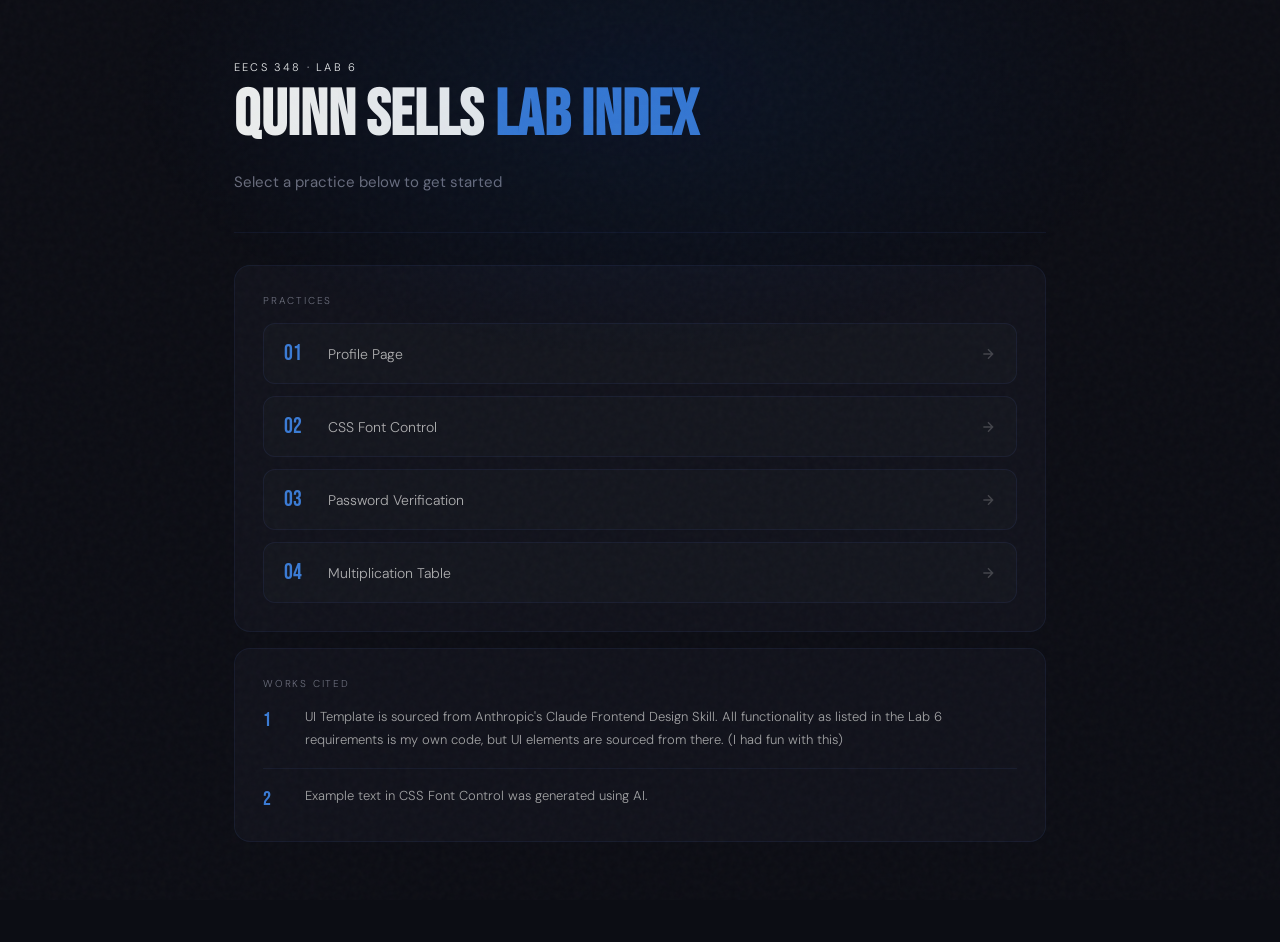
<file: index.html>
<!--Quinn Sells-->
<!--EECS 348 - Lab 6 - Web Programming-->
<!--Professor Saedian-->
<!--Submitted on March 23rd, 2026-->

<!DOCTYPE html>
<html lang="en">
<head>
  <meta charset="UTF-8" />
  <meta name="viewport" content="width=device-width, initial-scale=1.0"/>
  <title>Quinn Sells EECS People Index</title>
  <link href="https://fonts.googleapis.com/css2?family=Bebas+Neue&family=DM+Sans:ital,wght@0,300;0,400;0,500;1,300&display=swap" rel="stylesheet"/>
  <link rel="stylesheet" href="style.css">
  <style>
    .nav-title {
      font-family: 'Bebas Neue', sans-serif;
      font-size: clamp(36px, 8vw, 64px);
      line-height: 1;
      letter-spacing: 0.01em;
      margin-bottom: 8px;
    }

    .nav-title span { color: #3a7bd5; }

    .nav-links {
      display: flex;
      flex-direction: column;
      gap: 12px;
      margin-top: 8px;
    }

    .nav-link {
      display: flex;
      align-items: center;
      gap: 16px;
      padding: 16px 20px;
      background: rgba(255,255,255,0.02);
      border: 1px solid rgba(80,110,200,0.10);
      border-radius: 12px;
      text-decoration: none;
      color: rgba(240,240,238,0.7);
      font-size: 14px;
      font-family: 'DM Sans', sans-serif;
      transition: border-color 0.2s, color 0.2s, background 0.2s;
    }

    .nav-link:hover {
      border-color: rgba(232,200,74,0.35);
      color: #e8c84a;
      background: rgba(232,200,74,0.04);
    }

    .nav-link-number {
      font-family: 'Bebas Neue', sans-serif;
      font-size: 22px;
      color: #3a7bd5;
      min-width: 28px;
    }

    .nav-link-label { flex: 1; }

    .nav-link-arrow {
      opacity: 0.3;
      transition: opacity 0.2s, transform 0.2s;
    }

    .nav-link:hover .nav-link-arrow {
      opacity: 1;
      transform: translateX(4px);
    }

    /* ── WORKS CITED ── */
    .citations {
      display: flex;
      flex-direction: column;
      gap: 16px;
    }

    .citation {
      display: grid;
      grid-template-columns: 28px 1fr;
      gap: 14px;
      align-items: start;
      padding-bottom: 16px;
      border-bottom: 1px solid rgba(80,110,200,0.10);
    }

    .citation:last-child {
      border-bottom: none;
      padding-bottom: 0;
    }

    .citation-number {
      font-family: 'Bebas Neue', sans-serif;
      font-size: 20px;
      color: #3a7bd5;
      line-height: 1.4;
    }

    .citation-text {
      font-size: 13px;
      line-height: 1.75;
      color: rgba(240,240,238,0.65);
    }

    .citation-text em {
      color: #e8c84a;
      font-style: italic;
    }
  </style>
</head>
<body>
  <div class="page">

    <!-- HEADER -->
    <div class="hero" style="grid-template-columns: 1fr; padding-bottom: 40px;">
      <div class="hero-meta">
        <span class="eyebrow">EECS 348 · Lab 6</span>
        <h1 class="nav-title">Quinn Sells <span>Lab Index</span></h1>
        <p class="hero-role">Select a practice below to get started</p>
      </div>
    </div>

    <!-- CARD GRID -->
    <div class="grid" style="margin-top: 32px;">

      <!-- PRACTICES -->
      <div class="card card--wide">
        <p class="card-label">Practices</p>
        <div class="nav-links">

          <a href="practice1.html" class="nav-link">
            <span class="nav-link-number">01</span>
            <span class="nav-link-label">Profile Page</span>
            <svg class="nav-link-arrow" width="16" height="16" viewBox="0 0 24 24" fill="none" stroke="currentColor" stroke-width="2">
              <path d="M5 12h14M12 5l7 7-7 7"/>
            </svg>
          </a>

          <a href="practice2.html" class="nav-link">
            <span class="nav-link-number">02</span>
            <span class="nav-link-label">CSS Font Control</span>
            <svg class="nav-link-arrow" width="16" height="16" viewBox="0 0 24 24" fill="none" stroke="currentColor" stroke-width="2">
              <path d="M5 12h14M12 5l7 7-7 7"/>
            </svg>
          </a>

          <a href="practice3.html" class="nav-link">
            <span class="nav-link-number">03</span>
            <span class="nav-link-label">Password Verification</span>
            <svg class="nav-link-arrow" width="16" height="16" viewBox="0 0 24 24" fill="none" stroke="currentColor" stroke-width="2">
              <path d="M5 12h14M12 5l7 7-7 7"/>
            </svg>
          </a>

          <a href="practice4.html" class="nav-link">
            <span class="nav-link-number">04</span>
            <span class="nav-link-label">Multiplication Table</span>
            <svg class="nav-link-arrow" width="16" height="16" viewBox="0 0 24 24" fill="none" stroke="currentColor" stroke-width="2">
              <path d="M5 12h14M12 5l7 7-7 7"/>
            </svg>
          </a>

        </div>
      </div>

      <!-- WORKS CITED -->
      <div class="card card--wide">
        <p class="card-label">Works Cited</p>
        <div class="citations">

          <div class="citation">
            <span class="citation-number">1</span>
            <p class="citation-text">UI Template is sourced from Anthropic's Claude Frontend Design Skill.
                                     All functionality as listed in the Lab 6 requirements is my own code,
                                      but UI elements are sourced from there. (I had fun with this)</p>
          </div>

          <div class="citation">
            <span class="citation-number">2</span>
            <p class="citation-text">Example text in CSS Font Control was generated using AI.</p>
          </div>

        </div>
      </div>

    </div>
  </div>
</body>
</html>
</file>
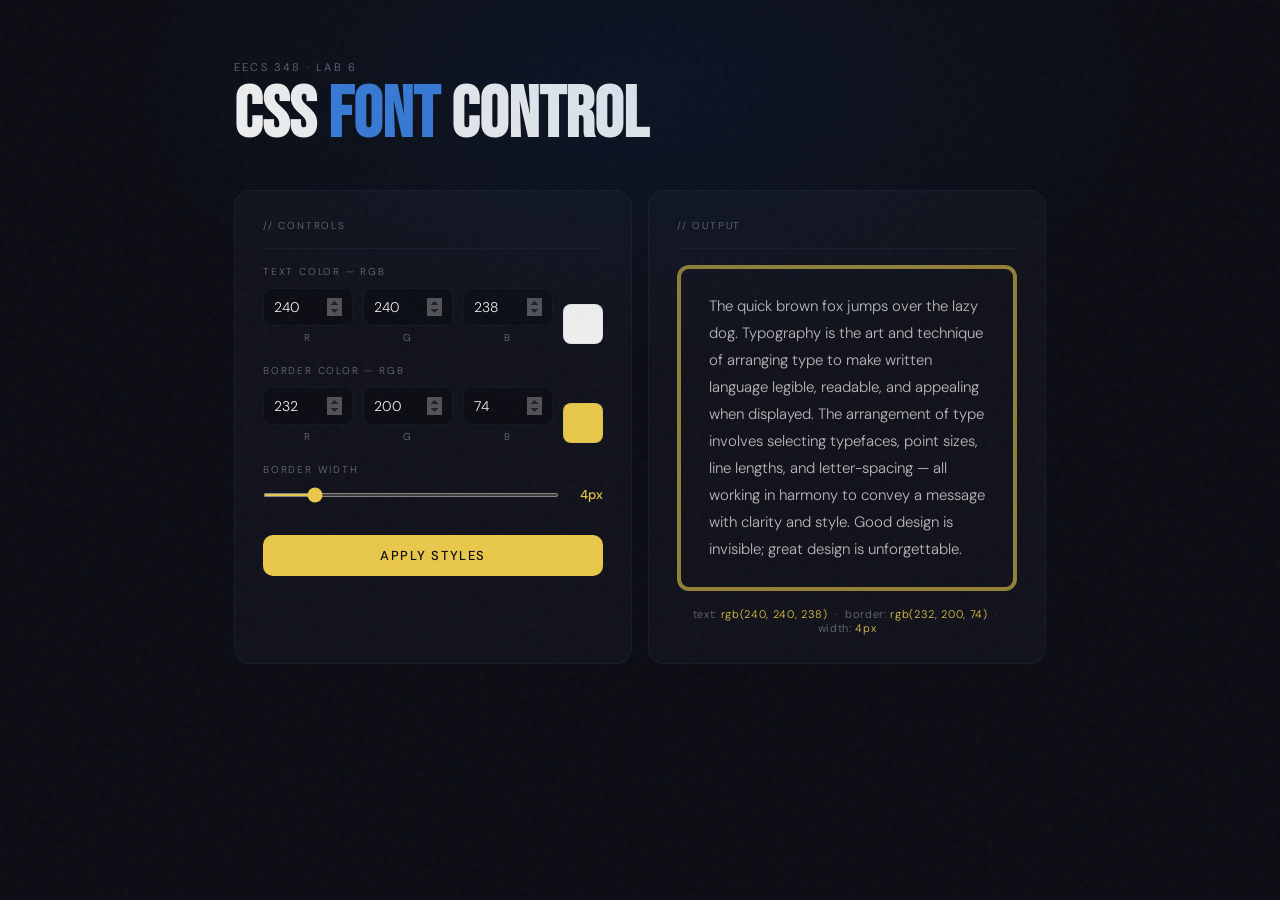
<file: practice2.html>
<!DOCTYPE html>
<html lang="en">
<head>
  <meta charset="UTF-8" />
  <meta name="viewport" content="width=device-width, initial-scale=1.0"/>
  <title>Practice 2 – CSS Font Control</title>
  <link href="https://fonts.googleapis.com/css2?family=DM+Sans:wght@300;400;500&family=Bebas+Neue&display=swap" rel="stylesheet"/>
  <link rel="stylesheet" href="style.css"/>
  <style>
    .practice-eyebrow {
      font-size: 11px;
      letter-spacing: 0.2em;
      text-transform: uppercase;
      color: var(--muted);
      margin-bottom: 8px;
    }

    .practice-title {
      font-family: 'Bebas Neue', sans-serif;
      font-size: clamp(42px, 8vw, 72px);
      line-height: 0.95;
      color: var(--text);
      margin-bottom: 40px;
    }

    .practice-title span { color: #3a7bd5; }

    .rgb-row {
      display: grid;
      grid-template-columns: 1fr 1fr 1fr auto;
      gap: 10px;
      align-items: end;
    }

    .rgb-field {
      display: flex;
      flex-direction: column;
      gap: 5px;
    }

    .rgb-field span {
      font-size: 10px;
      letter-spacing: 0.15em;
      text-transform: uppercase;
      color: var(--muted);
      text-align: center;
    }

    input[type="number"] {
      background: var(--bg);
      border: 1px solid var(--border);
      border-radius: 8px;
      color: var(--text);
      font-family: 'DM Sans', sans-serif;
      font-size: 14px;
      font-weight: 300;
      padding: 9px 10px;
      width: 100%;
      outline: none;
      transition: border-color 0.2s;
    }

    input[type="number"]:focus { border-color: rgba(232,200,74,0.5); }
    input[type="number"]::-webkit-inner-spin-button { opacity: 0.3; }

    .swatch {
      width: 40px;
      height: 40px;
      border-radius: 8px;
      border: 1px solid var(--border);
      flex-shrink: 0;
      transition: background 0.25s;
    }

    .range-row {
      display: flex;
      align-items: center;
      gap: 12px;
    }

    input[type="range"] {
      flex: 1;
      accent-color: var(--accent);
      cursor: pointer;
      height: 4px;
    }

    .range-value {
      font-size: 13px;
      color: var(--accent);
      min-width: 32px;
      text-align: right;
      font-weight: 500;
    }

    .apply-btn {
      margin-top: 8px;
      background: var(--accent);
      color: #0c0d14;
      border: none;
      border-radius: 10px;
      font-family: 'DM Sans', sans-serif;
      font-size: 13px;
      font-weight: 500;
      letter-spacing: 0.12em;
      text-transform: uppercase;
      padding: 12px 24px;
      cursor: pointer;
      width: 100%;
      transition: opacity 0.15s, transform 0.1s;
    }

    .apply-btn:hover  { opacity: 0.85; }
    .apply-btn:active { transform: scale(0.98); }

    #demo-paragraph {
      font-size: 15px;
      line-height: 1.8;
      color: rgba(240,240,238,0.75);
      border: 4px solid rgba(232,200,74,0.6);
      border-radius: 12px;
      padding: 24px 28px;
      transition: color 0.4s, border-color 0.4s, border-width 0.3s;
    }

    .readout {
      font-size: 11px;
      color: var(--muted);
      letter-spacing: 0.06em;
      text-align: center;
      margin-top: 8px;
    }

    .readout span { color: var(--accent); }

    .divider {
      height: 1px;
      background: var(--border);
      margin: 8px 0 16px;
    }
  </style>
</head>
<body>
  <div class="page">

    <p class="practice-eyebrow">EECS 348 · Lab 6</p>
    <h1 class="practice-title">CSS <span>Font</span> Control</h1>

    <div class="grid">

      <div class="card">
        <p class="card-label">// Controls</p>
        <div class="divider"></div>

        <div style="margin-bottom: 20px;">
          <p class="card-label" style="margin-bottom: 10px;">Text Color — RGB</p>
          <div class="rgb-row">
            <div class="rgb-field">
              <input type="number" id="text-r" min="0" max="255" value="240" oninput="updateTextSwatch()"/>
              <span>R</span>
            </div>
            <div class="rgb-field">
              <input type="number" id="text-g" min="0" max="255" value="240" oninput="updateTextSwatch()"/>
              <span>G</span>
            </div>
            <div class="rgb-field">
              <input type="number" id="text-b" min="0" max="255" value="238" oninput="updateTextSwatch()"/>
              <span>B</span>
            </div>
            <div class="swatch" id="text-swatch" style="background: rgb(240,240,238)"></div>
          </div>
        </div>

        <div style="margin-bottom: 20px;">
          <p class="card-label" style="margin-bottom: 10px;">Border Color — RGB</p>
          <div class="rgb-row">
            <div class="rgb-field">
              <input type="number" id="border-r" min="0" max="255" value="232" oninput="updateBorderSwatch()"/>
              <span>R</span>
            </div>
            <div class="rgb-field">
              <input type="number" id="border-g" min="0" max="255" value="200" oninput="updateBorderSwatch()"/>
              <span>G</span>
            </div>
            <div class="rgb-field">
              <input type="number" id="border-b" min="0" max="255" value="74" oninput="updateBorderSwatch()"/>
              <span>B</span>
            </div>
            <div class="swatch" id="border-swatch" style="background: rgb(232,200,74)"></div>
          </div>
        </div>

        <div style="margin-bottom: 24px;">
          <p class="card-label" style="margin-bottom: 10px;">Border Width</p>
          <div class="range-row">
            <input type="range" id="border-width" min="1" max="20" value="4" oninput="updateWidthLabel()"/>
            <span class="range-value" id="width-label">4px</span>
          </div>
        </div>

        <button class="apply-btn" onclick="applyStyles()">Apply Styles</button>
      </div>

      <!-- Paragraph  -->
      <div class="card">
        <p class="card-label">// Output</p>
        <div class="divider"></div>
        <p id="demo-paragraph">
          The quick brown fox jumps over the lazy dog. Typography is the art and technique of arranging type to make written language legible, readable, and appealing when displayed. The arrangement of type involves selecting typefaces, point sizes, line lengths, and letter-spacing — all working in harmony to convey a message with clarity and style. Good design is invisible; great design is unforgettable.
          <!--Above Example Text was generated using AI.-->
        </p>
        <p class="readout" id="readout" style="margin-top: 16px;">
          text: <span>rgb(240, 240, 238)</span> &nbsp;·&nbsp;
          border: <span>rgb(232, 200, 74)</span> &nbsp;·&nbsp;
          width: <span>4px</span>
        </p>
      </div>

    </div>
  </div>

  <script>
    function clamp(v) {
      const n = parseInt(v);
      return isNaN(n) ? 0 : Math.max(0, Math.min(255, n));
    }
    function updateTextSwatch() {
      const r = clamp(document.getElementById('text-r').value);
      const g = clamp(document.getElementById('text-g').value);
      const b = clamp(document.getElementById('text-b').value);
      document.getElementById('text-swatch').style.background = `rgb(${r},${g},${b})`;
    }
    function updateBorderSwatch() {
      const r = clamp(document.getElementById('border-r').value);
      const g = clamp(document.getElementById('border-g').value);
      const b = clamp(document.getElementById('border-b').value);
      document.getElementById('border-swatch').style.background = `rgb(${r},${g},${b})`;
    }
    function updateWidthLabel() {
      const w = document.getElementById('border-width').value;
      document.getElementById('width-label').textContent = w + 'px';
    }
    function applyStyles() {
      const tr = clamp(document.getElementById('text-r').value);
      const tg = clamp(document.getElementById('text-g').value);
      const tb = clamp(document.getElementById('text-b').value);
      const br = clamp(document.getElementById('border-r').value);
      const bg = clamp(document.getElementById('border-g').value);
      const bb = clamp(document.getElementById('border-b').value);
      const bw = document.getElementById('border-width').value;
      const para = document.getElementById('demo-paragraph');
      para.style.color       = `rgb(${tr}, ${tg}, ${tb})`;
      para.style.borderColor = `rgb(${br}, ${bg}, ${bb})`;
      para.style.borderWidth = bw + 'px';
      document.getElementById('readout').innerHTML =
        `text: <span>rgb(${tr}, ${tg}, ${tb})</span> &nbsp;·&nbsp; ` +
        `border: <span>rgb(${br}, ${bg}, ${bb})</span> &nbsp;·&nbsp; ` +
        `width: <span>${bw}px</span>`;
    }
  </script>
</body>
</html>
</file>
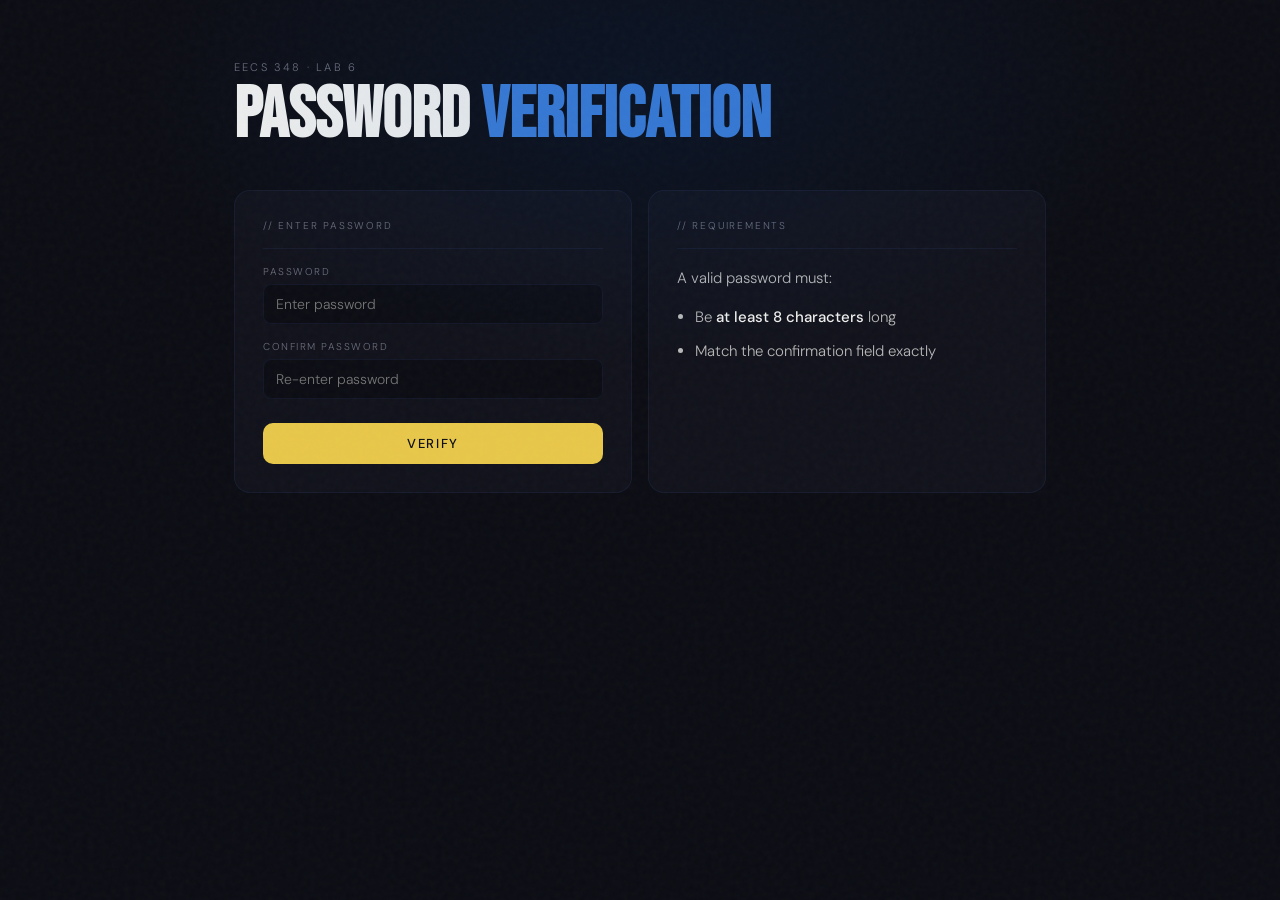
<file: practice3.html>
<!DOCTYPE html>
<html lang="en">
<head>
  <meta charset="UTF-8" />
  <meta name="viewport" content="width=device-width, initial-scale=1.0"/>
  <title>Practice 3 – Password Verification</title>
  <link href="https://fonts.googleapis.com/css2?family=DM+Sans:wght@300;400;500&family=Bebas+Neue&display=swap" rel="stylesheet"/>
  <link rel="stylesheet" href="style.css"/>
  <style>
        .practice-eyebrow {
      font-size: 11px;
      letter-spacing: 0.2em;
      text-transform: uppercase;
      color: var(--muted);
      margin-bottom: 8px;
    }

    .practice-title {
      font-family: 'Bebas Neue', sans-serif;
      font-size: clamp(42px, 8vw, 72px);
      line-height: 0.95;
      color: var(--text);
      margin-bottom: 40px;
    }

    .practice-title span { color: #3a7bd5; }

    .divider {
      height: 1px;
      background: var(--border);
      margin: 8px 0 16px;
    }

    /* ── Inputs ── */
    .field {
      display: flex;
      flex-direction: column;
      gap: 6px;
      margin-bottom: 16px;
    }

    .field label {
      font-size: 10px;
      letter-spacing: 0.15em;
      text-transform: uppercase;
      color: var(--muted);
    }

    input[type="password"] {
      background: var(--bg);
      border: 1px solid var(--border);
      border-radius: 8px;
      color: var(--text);
      font-family: 'DM Sans', sans-serif;
      font-size: 14px;
      font-weight: 300;
      padding: 10px 12px;
      width: 100%;
      outline: none;
      transition: border-color 0.2s;
    }

    input[type="password"]:focus {
      border-color: rgba(232,200,74,0.5);
    }

    /* ── Button ── */
    .apply-btn {
      margin-top: 8px;
      background: var(--accent);
      color: #0c0d14;
      border: none;
      border-radius: 10px;
      font-family: 'DM Sans', sans-serif;
      font-size: 13px;
      font-weight: 500;
      letter-spacing: 0.12em;
      text-transform: uppercase;
      padding: 12px 24px;
      cursor: pointer;
      width: 100%;
      transition: opacity 0.15s, transform 0.1s;
    }

    .apply-btn:hover  { opacity: 0.85; }
    .apply-btn:active { transform: scale(0.98); }

    /* ── Result message ── */
    #result {
      margin-top: 16px;
      font-size: 13px;
      min-height: 20px;
      text-align: center;
      letter-spacing: 0.04em;
      transition: color 0.2s;
    }

    #result.success { color: #4caf82; }
    #result.error   { color: var(--accent2); }

    body { background: #0c0d14; }
  </style>
</head>
<body>
  <div class="page">

    <p class="practice-eyebrow">EECS 348 · Lab 6</p>
    <h1 class="practice-title">Password <span>Verification</span></h1>

    <div class="grid">

      <!-- Input card -->
      <div class="card">
        <p class="card-label">// Enter Password</p>
        <div class="divider"></div>

        <div class="field">
          <label for="pw1">Password</label>
          <input type="password" id="pw1" placeholder="Enter password"/>
        </div>

        <div class="field">
          <label for="pw2">Confirm Password</label>
          <input type="password" id="pw2" placeholder="Re-enter password"/>
        </div>

        <button class="apply-btn" onclick="checkPasswords()">Verify</button>

        <p id="rslt"></p>
      </div>

      <!-- Info card -->
      <div class="card">
        <p class="card-label">// Requirements</p>
        <div class="divider"></div>
        <div class="about-text">
          <p style="margin-bottom: 12px;">A valid password must:</p>
          <ul style="padding-left: 1.2em; display: flex; flex-direction: column; gap: 8px;">
            <li>Be <strong>at least 8 characters</strong> long</li>
            <li>Match the confirmation field exactly</li>
          </ul>
        </div>
      </div>

    </div>
  </div>
  <script src="password.js"></script>
</body>
</html>
</file>
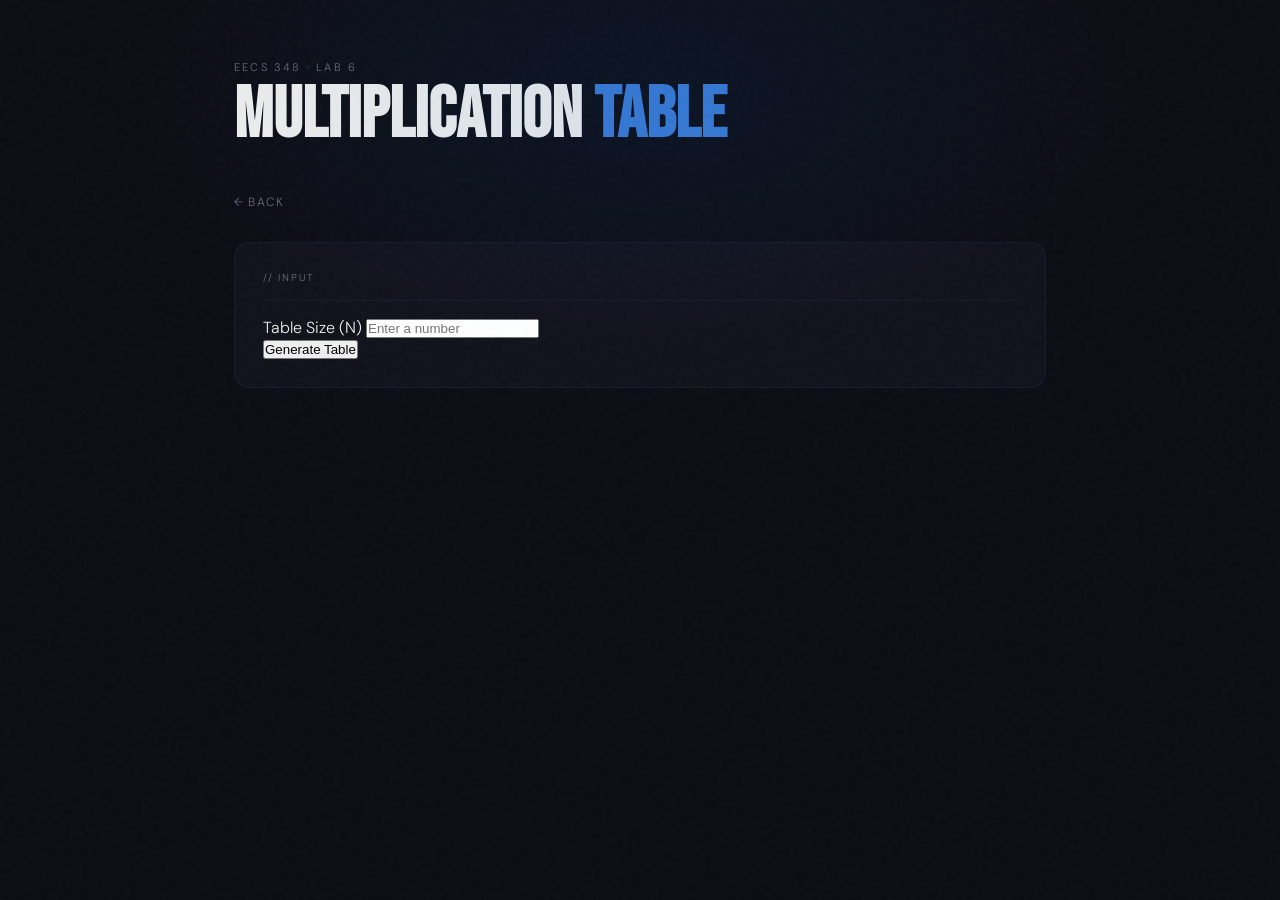
<file: practice4.html>
<!DOCTYPE html>
<html lang="en">
<head>
  <meta charset="UTF-8" />
  <meta name="viewport" content="width=device-width, initial-scale=1.0"/>
  <title>Practice 4 – Multiplication Table</title>
  <link href="https://fonts.googleapis.com/css2?family=DM+Sans:wght@300;400;500&family=Bebas+Neue&display=swap" rel="stylesheet"/>
  <link rel="stylesheet" href="style.css"/>
  <style>
    .practice-eyebrow {
      font-size: 11px;
      letter-spacing: 0.2em;
      text-transform: uppercase;
      color: var(--muted);
      margin-bottom: 8px;
    }

    .practice-title {
      font-family: 'Bebas Neue', sans-serif;
      font-size: clamp(42px, 8vw, 72px);
      line-height: 0.95;
      color: var(--text);
      margin-bottom: 40px;
    }

    .practice-title span { color: #3a7bd5; }

    .divider {
      height: 1px;
      background: var(--border);
      margin: 8px 0 16px;
    }

    .back-btn {
      display: inline-block;
      margin-bottom: 32px;
      font-size: 12px;
      letter-spacing: 0.1em;
      text-transform: uppercase;
      color: var(--muted);
      text-decoration: none;
      transition: color 0.2s;
    }

    .back-btn:hover { color: var(--accent); }

    .table-wrap { overflow-x: auto; }

    table {
      border-collapse: collapse;
      width: 100%;
      font-size: 13px;
    }

    th, td {
      padding: 8px 12px;
      text-align: center;
      border: 1px solid var(--border);
    }

    th {
      background: rgba(255,255,255,0.04);
      color: var(--accent);
      font-weight: 500;
      letter-spacing: 0.08em;
    }

    td { color: rgba(240,240,238,0.7); }

    tr:hover td {
      background: rgba(255,255,255,0.02);
      color: var(--text);
    }

    .error-msg {
      font-size: 14px;
      color: #c0152a;
    }

    body { background: #0c0d14; }
  </style>
</head>
<body>
  <div class="page">

    <p class="practice-eyebrow">EECS 348 · Lab 6</p>
    <h1 class="practice-title">Multiplication <span>Table</span></h1>

    <a href="index.html" class="back-btn">← Back</a>

    <div class="card card--wide">
      <p class="card-label">// Input</p>
      <div class="divider"></div>
      <div class="table-wrap">

        <form method="GET" action="multiplication.php">
          <div class="field">
            <label for="number">Table Size (N)</label>
            <input type="number" id="number" name="number" min="1" placeholder="Enter a number"/>
          </div>
          <button type="submit" class="apply-btn">Generate Table</button>
        </form>

      </div>
    </div>

  </div>
</body>
</html>
</file>
<file: style.css>
*, *::before, *::after { box-sizing: border-box; margin: 0; padding: 0; }

    :root {
      --bg:        #0c0d14;
      --surface:   #12141c;
      --border:    rgba(80,110,200,0.10);
      --accent:    #e8c84a;
      --accent2:   #c0152a;
      --text:      #f0f0ee;
      --muted:     #6b6d7c;
      --card:      #17192280;
    }

    html { scroll-behavior: smooth; }

    body {
      background: var(--bg);
      color: var(--text);
      font-family: 'DM Sans', sans-serif;
      font-weight: 300;
      min-height: 100vh;
      overflow-x: hidden;
    }

    /* ── NOISE OVERLAY ── */
    body::before {
      content: '';
      position: fixed; inset: 0;
      background-image: url("data:image/svg+xml,%3Csvg viewBox='0 0 200 200' xmlns='http://www.w3.org/2000/svg'%3E%3Cfilter id='n'%3E%3CfeTurbulence type='fractalNoise' baseFrequency='0.75' numOctaves='4' stitchTiles='stitch'/%3E%3C/filter%3E%3Crect width='100%25' height='100%25' filter='url(%23n)' opacity='1'/%3E%3C/svg%3E");
      opacity: 0.03;
      pointer-events: none;
      z-index: 999;
    }

    /* ── BLUE AMBIENT GLOW ── */
    body::after {
      content: '';
      position: fixed;
      top: -20%;
      left: 50%;
      transform: translateX(-50%);
      width: 80vw;
      height: 60vh;
      background: radial-gradient(ellipse at center, rgba(0,81,186,0.10) 0%, transparent 70%);
      pointer-events: none;
      z-index: 0;
    }

    /* ── LAYOUT ── */
    .page {
      max-width: 860px;
      margin: 0 auto;
      padding: 60px 24px 100px;
    }

    /* ── HERO STRIP ── */
    .hero {
      display: grid;
      grid-template-columns: 1fr auto;
      gap: 40px;
      align-items: start;
      padding-bottom: 48px;
      border-bottom: 1px solid var(--border);
      animation: fadeUp 0.7s ease both;
    }

    .hero-meta {
      display: flex;
      flex-direction: column;
      gap: 10px;
    }

    .eyebrow {
      font-size: 11px;
      letter-spacing: 0.2em;
      text-transform: uppercase;
      color: --accent;
    }

    .hero-name {
      font-family: 'Bebas Neue', sans-serif;
      font-size: clamp(56px, 10vw, 96px);
      line-height: 0.95;
      letter-spacing: 0.01em;
      color: var(--text);
    }
    /* KU Crimson & Blue */
    .name-blue { color: #3a7bd5; } 
    .name-red  { color: #c0152a; }

    .hero-role {
      font-size: 15px;
      color: var(--muted);
      font-weight: 400;
      margin-top: 6px;
    }

    .status-pill {
      display: inline-flex;
      align-items: center;
      gap: 7px;
      background: rgba(232,200,74,0.08);
      border: 1px solid rgba(232,200,74,0.25);
      border-radius: 999px;
      padding: 6px 14px;
      font-size: 12px;
      color: var(--accent);
      width: fit-content;
      margin-top: 4px;
    }

    .status-dot {
      width: 6px; height: 6px;
      border-radius: 50%;
      background: var(--accent);
      animation: pulse 2s ease-in-out infinite;
    }

    /* ── AVATAR ── */
    .avatar-wrap {
      position: relative;
      flex-shrink: 0;
    }

    .avatar {
      width: 250px;
      height: 300px;
      border-radius: 20px;
      background: var(--card);
      border: 1px solid var(--border);
      display: flex;
      align-items: center;
      justify-content: center;
      overflow: hidden;
      position: relative;
    }

    .avatar::after {
      content: '';
      position: absolute;
      inset: 0;
      background: linear-gradient(135deg, rgba(0,81,186,0.12) 0%, transparent 60%);
    }

    .avatar-icon {
      display: flex;
      flex-direction: column;
      align-items: center;
      gap: 6px;
      color: var(--muted);
    }

    .avatar-icon svg { opacity: 0.4; }

    .avatar-icon span {
      font-size: 11px;
      letter-spacing: 0.1em;
      text-transform: uppercase;
    }

    

    /* ── GRID BODY ── */
    .grid {
      display: grid;
      grid-template-columns: 1fr 1fr;
      gap: 16px;
      margin-top: 40px;
    }

    .card {
      background: var(--card);
      border: 1px solid var(--border);
      border-radius: 16px;
      padding: 28px;
      animation: fadeUp 0.7s ease both;
    }

    .card--wide { grid-column: span 2; }

    .card-label {
      font-size: 10px;
      letter-spacing: 0.18em;
      text-transform: uppercase;
      color: var(--muted);
      margin-bottom: 16px;
    }

    /* ── ABOUT ── */
    .about-text {
      font-size: 15px;
      line-height: 1.75;
      color: rgba(240,240,238,0.75);
    }

    .about-text strong {
      color: var(--text);
      font-weight: 500;
    }

    /* ── SKILLS ── */
    .skills-grid {
      display: flex;
      flex-wrap: wrap;
      gap: 8px;
    }

    .tag {
      background: rgba(255,255,255,0.04);
      border: 1px solid var(--border);
      border-radius: 8px;
      padding: 6px 13px;
      font-size: 13px;
      color: rgba(240,240,238,0.7);
      transition: border-color 0.2s, color 0.2s;
    }

    .tag:hover {
      border-color: rgba(232,200,74,0.4);
      color: var(--accent);
    }

    /* ── ANIMATIONS ── */
    .contact-list { display: flex; flex-direction: column; gap: 12px; }

    .contact-item {
      display: flex;
      align-items: center;
      gap: 12px;
      font-size: 14px;
      color: rgba(240,240,238,0.65);
    }

    .contact-icon {
      width: 32px; height: 32px;
      border-radius: 8px;
      background: rgba(255,255,255,0.04);
      border: 1px solid var(--border);
      display: flex; align-items: center; justify-content: center;
      flex-shrink: 0;
    }

    /* ── CONTACT ── */
    .contact-list { display: flex; flex-direction: column; gap: 12px; }

    .contact-item {
      display: flex;
      align-items: center;
      gap: 12px;
      font-size: 14px;
      color: rgba(240,240,238,0.65);
    }

    .contact-icon {
      width: 32px; height: 32px;
      border-radius: 8px;
      background: rgba(255,255,255,0.04);
      border: 1px solid var(--border);
      display: flex; align-items: center; justify-content: center;
      flex-shrink: 0;
    }

    /* ── EXPERIENCE ── */
    .exp-list { display: flex; flex-direction: column; gap: 20px; }

    .exp-item {
      display: grid;
      grid-template-columns: auto 1fr;
      gap: 14px;
      align-items: start;
    }

    .exp-dot {
      width: 10px; height: 10px;
      border-radius: 50%;
      background: var(--muted);
      margin-top: 5px;
      flex-shrink: 0;
      transition: background 0.2s;
    }

    .exp-item:hover .exp-dot { background: var(--accent); }

    .exp-title {
      font-size: 14px;
      font-weight: 500;
      color: var(--text);
    }

    .exp-company {
      font-size: 13px;
      color: var(--muted);
      margin-top: 2px;
    }

    .exp-date {
      font-size: 11px;
      color: var(--muted);
      margin-top: 4px;
      letter-spacing: 0.05em;
    }

    /* ── ANIMATIONS ── */
    @keyframes fadeUp {
      from { opacity: 0; transform: translateY(18px); }
      to   { opacity: 1; transform: translateY(0); }
    }

    @keyframes pulse {
      0%, 100% { opacity: 1; }
      50%       { opacity: 0.35; }
    }

    .card:nth-child(1) { animation-delay: 0.05s; }
    .card:nth-child(2) { animation-delay: 0.12s; }
    .card:nth-child(3) { animation-delay: 0.18s; }
    .card:nth-child(4) { animation-delay: 0.24s; }
    .card:nth-child(5) { animation-delay: 0.30s; }

    /* ── RESPONSIVE ── */
    @media (max-width: 600px) {
      .hero { grid-template-columns: 1fr; }
      .avatar-wrap { order: -1; }
      .avatar { width: 100px; height: 100px; }
      .grid { grid-template-columns: 1fr; }
      .card--wide { grid-column: span 1; }
    }

    /* ── VIDEO ── */
    .video-wrap {
      position: relative;
      width: 100%;
      padding-bottom: 56.25%;
      height: 0;
      border-radius: 10px;
      overflow: hidden;
    }

    .video-wrap iframe {
      position: absolute;
      top: 0; left: 0;
      width: 100%;
      height: 100%;
      border: none;
    }
</file>
